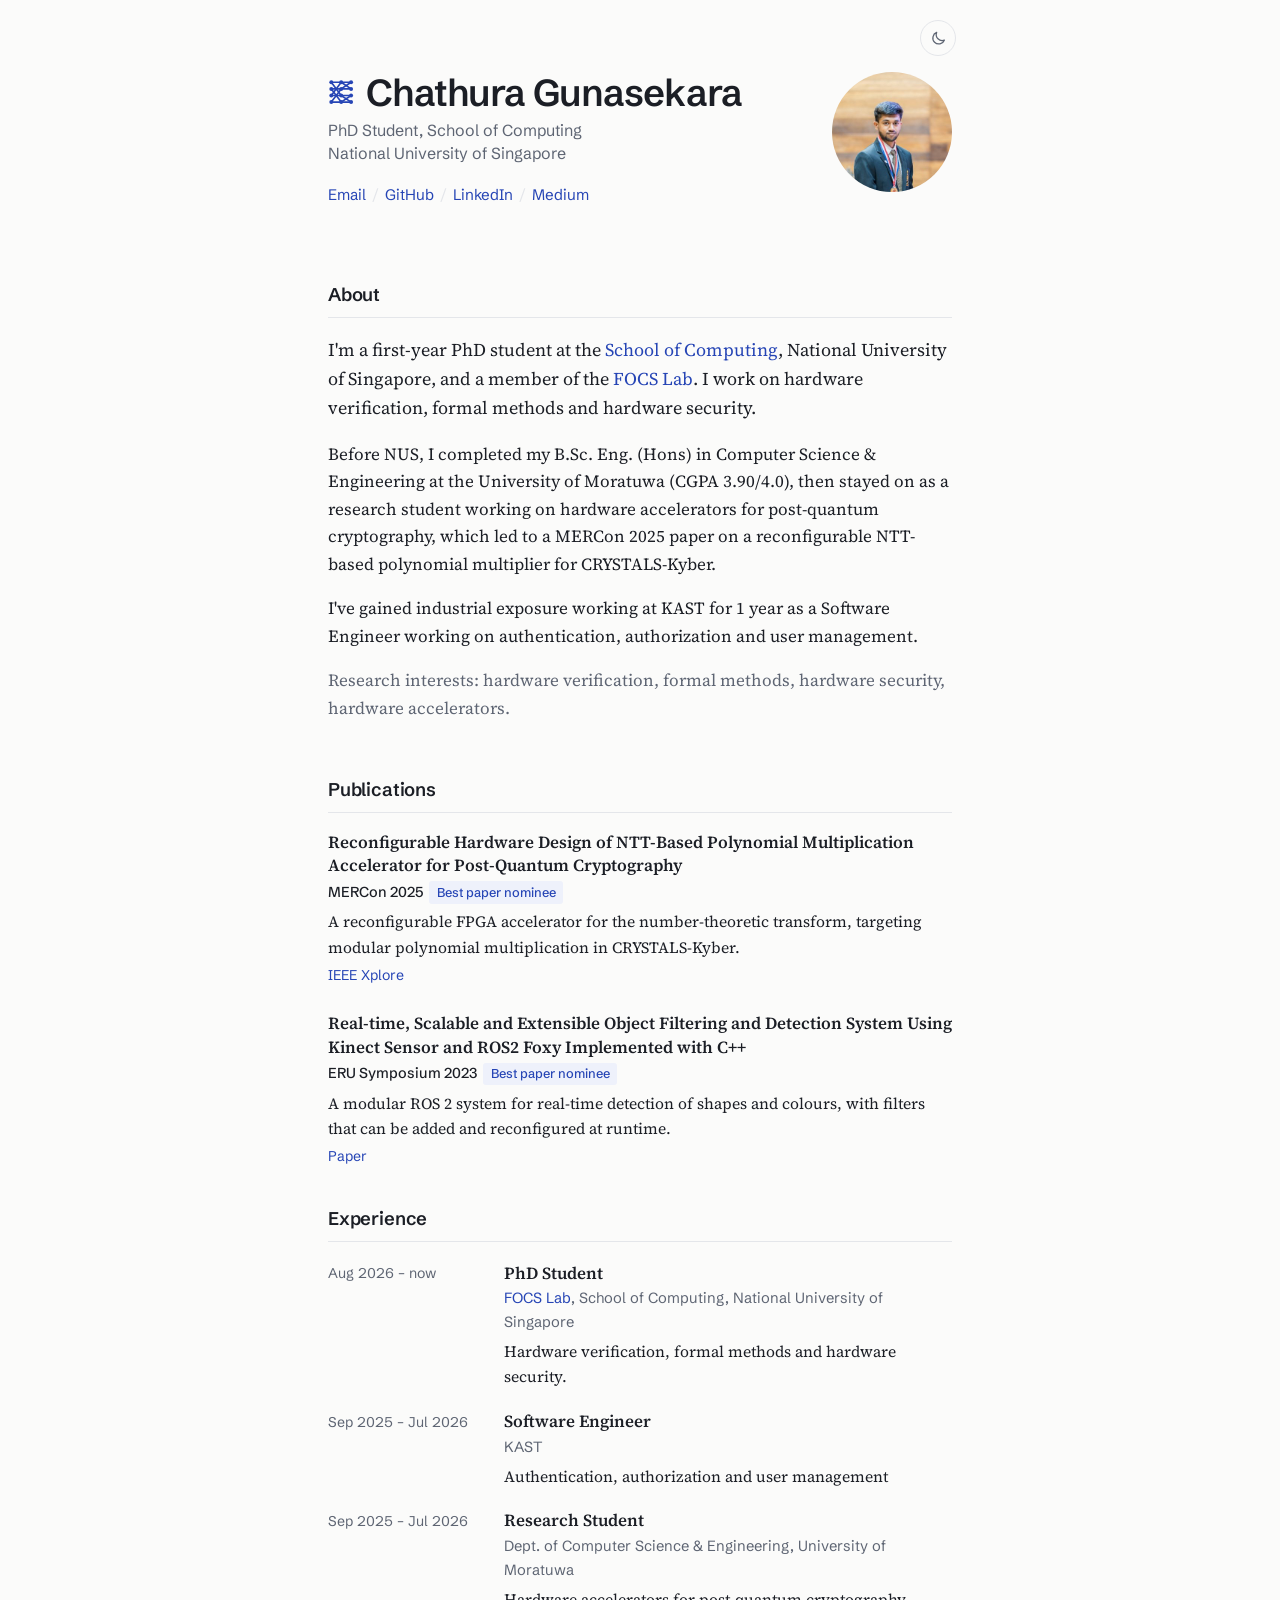
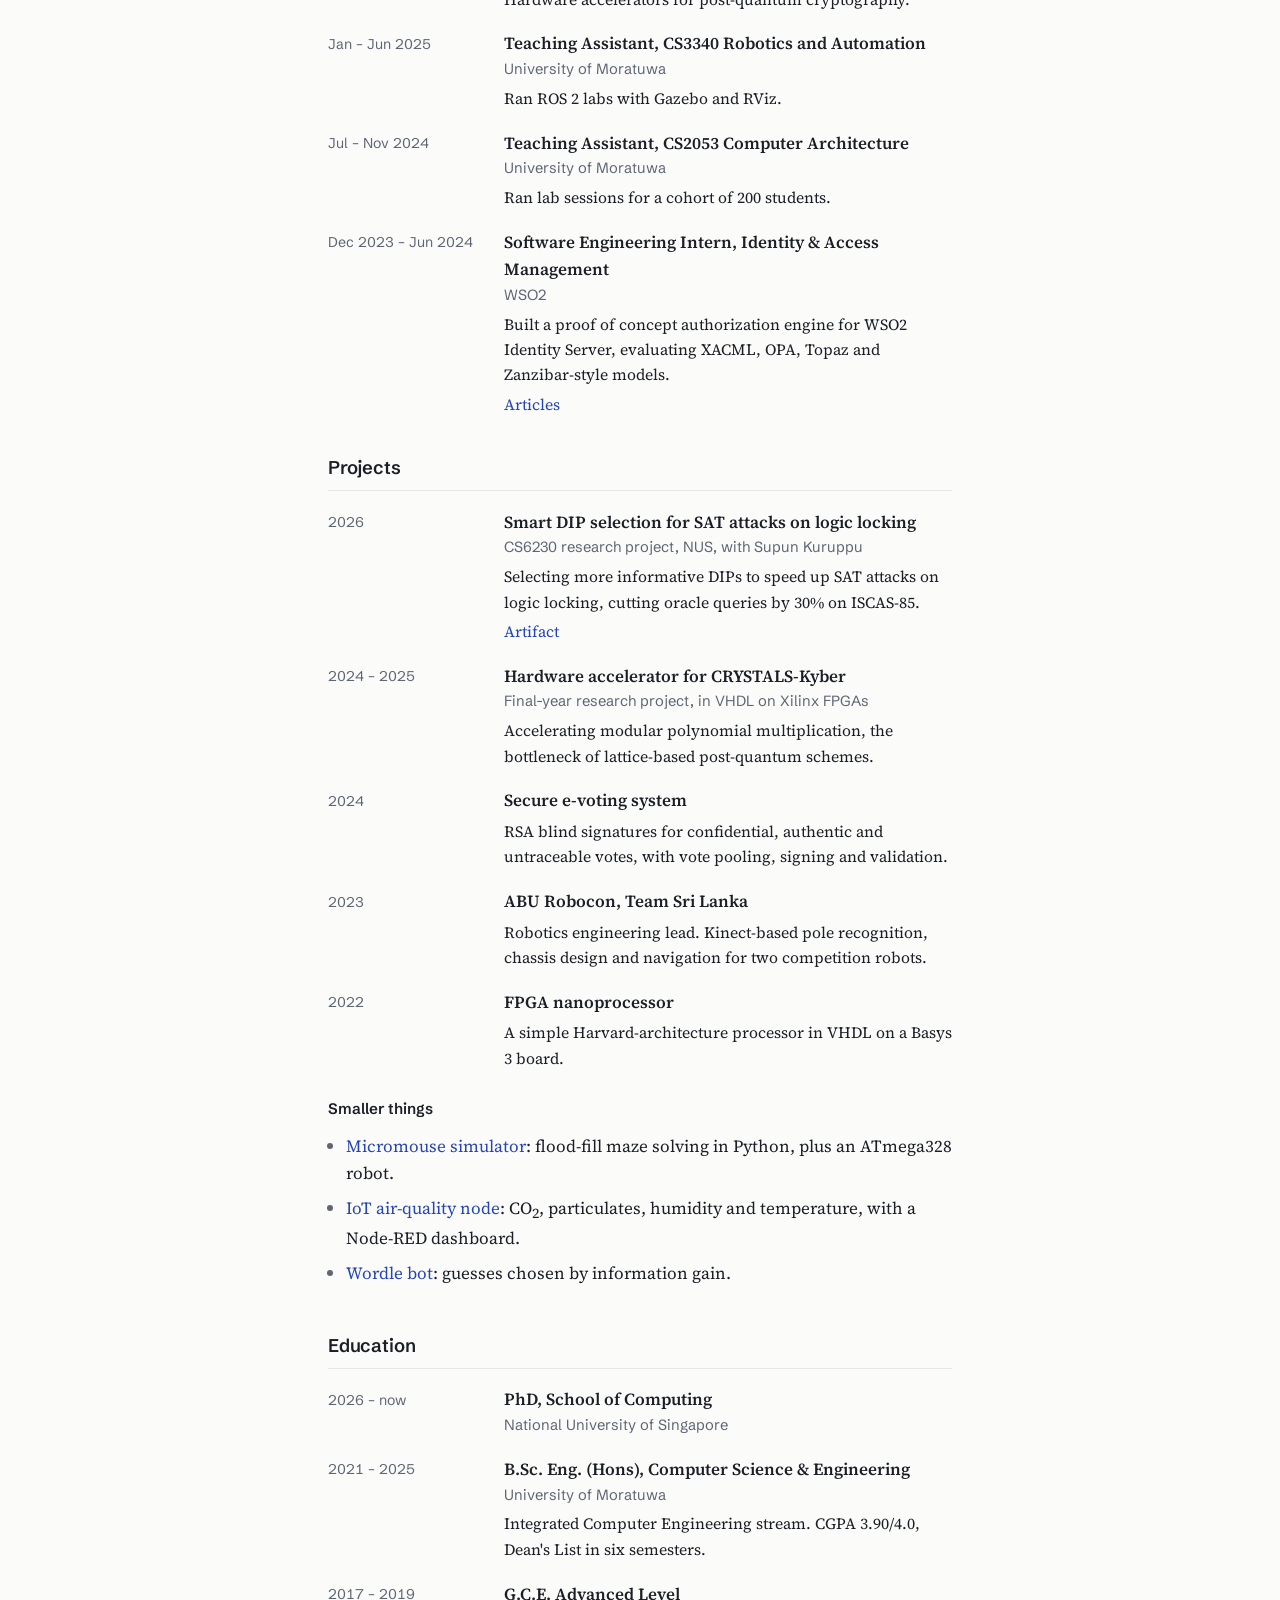
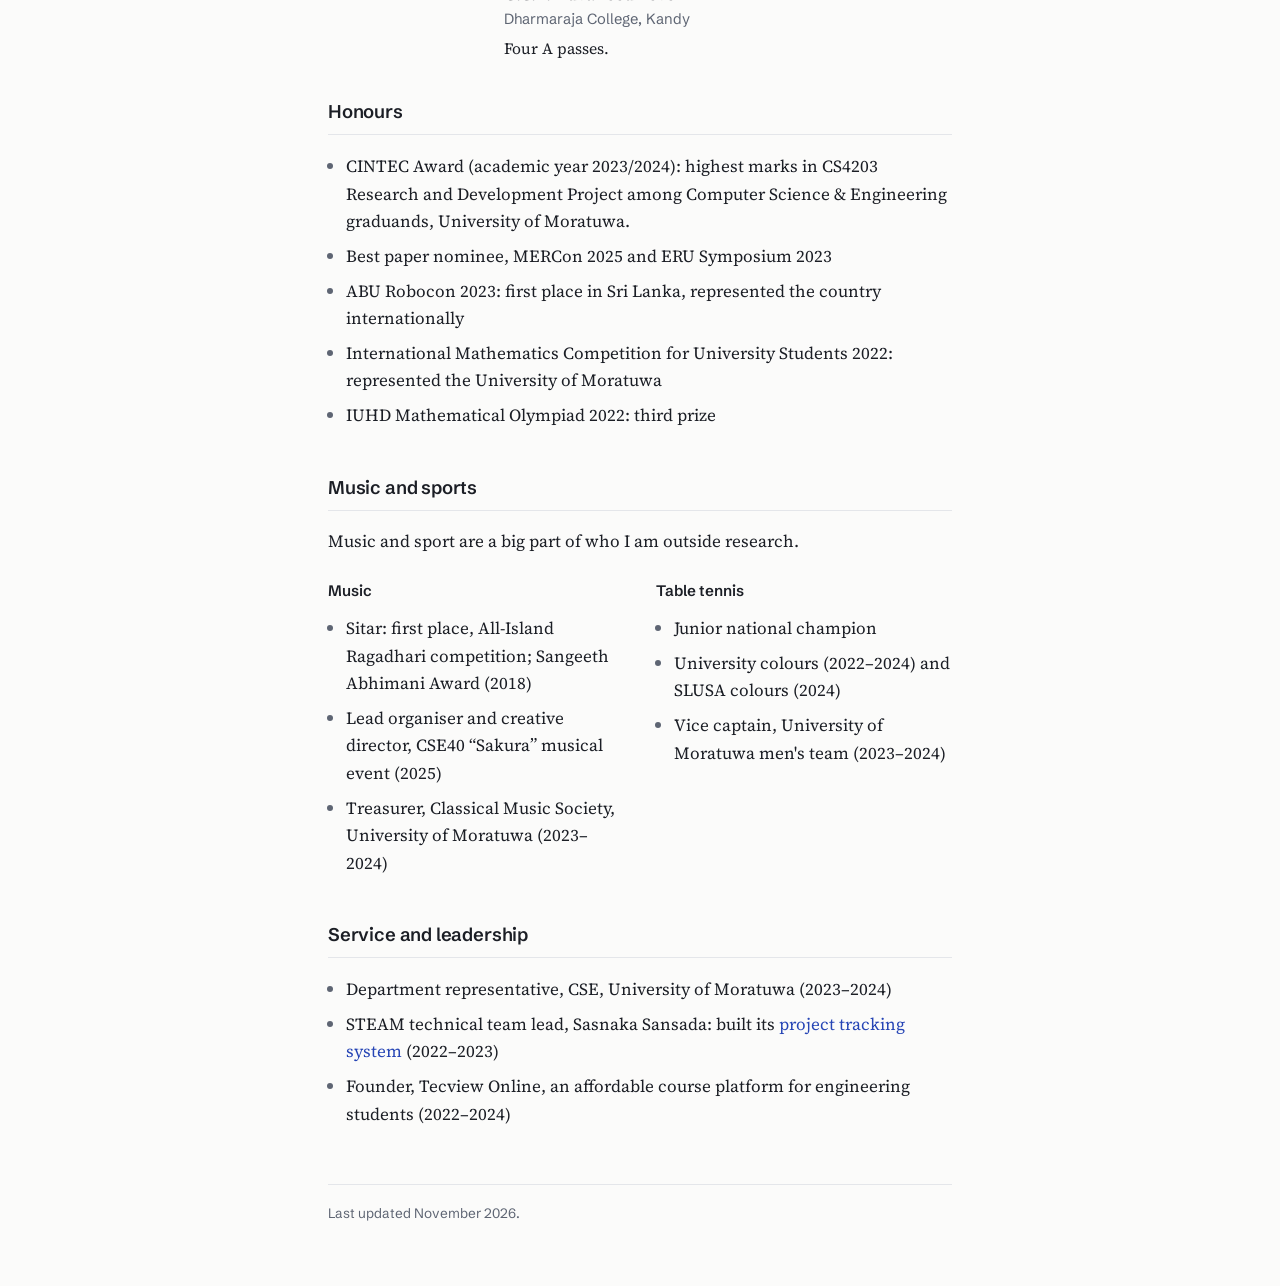
<file: index.html>
<!doctype html>
<html lang="en">
<head>
  <meta charset="utf-8">
  <meta name="viewport" content="width=device-width, initial-scale=1">
  <title>Chathura Gunasekara</title>
  <meta name="description" content="Chathura Gunasekara: PhD student at the National University of Singapore (FOCS Lab) working on hardware verification, formal methods and hardware security.">
  <meta name="author" content="Chathura Gunasekara">

  <!-- Social previews (update og:url once your Vercel domain is set) -->
  <meta property="og:type" content="profile">
  <meta property="og:title" content="Chathura Gunasekara">
  <meta property="og:description" content="Hardware verification, formal methods and hardware security. PhD student, National University of Singapore.">
  <meta property="og:image" content="/assets/profile.jpg">
  <meta property="og:url" content="https://your-domain.vercel.app/">
  <meta name="twitter:card" content="summary">

  <script>
    /* Set the theme before first paint: saved choice, else system setting */
    (function () {
      var t;
      try { t = localStorage.getItem("theme"); } catch (e) {}
      if (t !== "light" && t !== "dark") {
        t = window.matchMedia("(prefers-color-scheme: dark)").matches ? "dark" : "light";
      }
      document.documentElement.setAttribute("data-theme", t);
    })();
  </script>
  <link rel="icon" href="/assets/favicon.svg" type="image/svg+xml">
  <link rel="preload" href="/assets/fonts/source-serif-4.woff2" as="font" type="font/woff2" crossorigin>
  <link rel="stylesheet" href="/styles.css">

  <script type="application/ld+json">
  {
    "@context": "https://schema.org",
    "@type": "Person",
    "name": "Chathura Gunasekara",
    "jobTitle": "PhD Student",
    "affiliation": { "@type": "CollegeOrUniversity", "name": "National University of Singapore" },
    "email": "mailto:chathuranus@gmail.com",
    "sameAs": [
      "https://github.com/chathuranus",
      "https://www.linkedin.com/in/chathura-gunasekara/",
      "https://medium.com/@chathuragunasekera"
    ]
  }
  </script>
</head>
<body>
<main class="wrap">
  <button class="theme-toggle" id="theme-toggle" type="button" aria-label="Switch to dark mode" title="Switch to dark mode">
    <svg class="icon-moon" viewBox="0 0 24 24" fill="none" stroke="currentColor" stroke-width="1.8" stroke-linecap="round" stroke-linejoin="round" aria-hidden="true"><path d="M20.5 14.5A8.5 8.5 0 0 1 9.5 3.5a8.5 8.5 0 1 0 11 11z"/></svg>
    <svg class="icon-sun" viewBox="0 0 24 24" fill="none" stroke="currentColor" stroke-width="1.8" stroke-linecap="round" aria-hidden="true"><circle cx="12" cy="12" r="4.2"/><path d="M12 2.5v2.2M12 19.3v2.2M2.5 12h2.2M19.3 12h2.2M5.3 5.3l1.6 1.6M17.1 17.1l1.6 1.6M5.3 18.7l1.6-1.6M17.1 6.9l1.6-1.6"/></svg>
  </button>

  <!-- ===================== Header ===================== -->
  <header class="masthead">
    <div>
      <h1 class="name">
        <svg class="mark" viewBox="0 0 24 24" fill="none" stroke="currentColor" stroke-width="1.5" stroke-linecap="round" aria-hidden="true">
          <path d="M3 3H21M3 9H21M3 15H21M3 21H21"/>
          <path d="M3 3L12 15M3 15L12 3M3 9L12 21M3 21L12 9"/>
          <path d="M12 3L21 9M12 9L21 3M12 15L21 21M12 21L21 15"/>
          <g fill="currentColor" stroke="none">
            <circle cx="3" cy="3" r="1.8"/><circle cx="3" cy="9" r="1.8"/><circle cx="3" cy="15" r="1.8"/><circle cx="3" cy="21" r="1.8"/>
            <circle cx="12" cy="3" r="1.8"/><circle cx="12" cy="9" r="1.8"/><circle cx="12" cy="15" r="1.8"/><circle cx="12" cy="21" r="1.8"/>
            <circle cx="21" cy="3" r="1.8"/><circle cx="21" cy="9" r="1.8"/><circle cx="21" cy="15" r="1.8"/><circle cx="21" cy="21" r="1.8"/>
          </g>
        </svg>
        Chathura Gunasekara
      </h1>
      <p class="role">PhD Student, School of Computing<br>National University of Singapore</p>
      <p class="links">
        <a href="mailto:chathuranus@gmail.com">Email</a><span class="sep">/</span><a href="https://github.com/chathuranus">GitHub</a><span class="sep">/</span><a href="https://www.linkedin.com/in/chathura-gunasekara/">LinkedIn</a><span class="sep">/</span><a href="https://medium.com/@chathuragunasekera">Medium</a>
        <!-- Add when available:  <span class="sep">/</span><a href="https://scholar.google.com/citations?user=XXXX">Scholar</a>  -->
      </p>
    </div>
    <img class="portrait" src="/assets/profile.jpg" alt="Portrait of Chathura Gunasekara" width="160" height="160">
  </header>

  <!-- ===================== About ===================== -->
  <section id="about" aria-labelledby="about-h">
    <h2 id="about-h">About</h2>
    <p class="lede">I'm a first-year PhD student at the <a href="https://www.comp.nus.edu.sg/">School of Computing</a>, National University of Singapore, and a member of the <a href="https://focs-lab.comp.nus.edu.sg/">FOCS Lab</a>. I work on hardware verification, formal methods and hardware security.</p>
    <p>Before NUS, I completed my B.Sc. Eng. (Hons) in Computer Science &amp; Engineering at the University of Moratuwa (CGPA 3.90/4.0), then stayed on as a research student working on hardware accelerators for post-quantum cryptography, which led to a MERCon 2025 paper on a reconfigurable NTT-based polynomial multiplier for CRYSTALS-Kyber.</p>
    <p>I've gained industrial exposure working at KAST for 1 year as a Software Engineer working on authentication, authorization and user management.</p>
    <p class="muted">Research interests: hardware verification, formal methods, hardware security, hardware accelerators.</p>
  </section>

  <!-- ===================== Publications ===================== -->
  <section id="publications" aria-labelledby="pubs-h">
    <h2 id="pubs-h">Publications</h2>
    <ol class="pubs" reversed>
      <li class="pub">
        <span class="pub-title"><a href="https://ieeexplore.ieee.org/document/11217056">Reconfigurable Hardware Design of NTT-Based Polynomial Multiplication Accelerator for Post-Quantum Cryptography</a></span>
        <div class="pub-meta"><span class="venue">MERCon 2025</span><span class="tag">Best paper nominee</span></div>
        <p class="pub-desc">A reconfigurable FPGA accelerator for the number-theoretic transform, targeting modular polynomial multiplication in CRYSTALS-Kyber.</p>
        <div class="pub-links"><a href="https://ieeexplore.ieee.org/document/11217056">IEEE Xplore</a></div>
      </li>
      <li class="pub">
        <span class="pub-title"><a href="https://dl.lib.uom.lk/items/66637405-8cd2-4b41-bf23-5c54511abda5">Real-time, Scalable and Extensible Object Filtering and Detection System Using Kinect Sensor and ROS2 Foxy Implemented with C++</a></span>
        <div class="pub-meta"><span class="venue">ERU Symposium 2023</span><span class="tag">Best paper nominee</span></div>
        <p class="pub-desc">A modular ROS 2 system for real-time detection of shapes and colours, with filters that can be added and reconfigured at runtime.</p>
        <div class="pub-links"><a href="https://dl.lib.uom.lk/items/66637405-8cd2-4b41-bf23-5c54511abda5">Paper</a></div>
      </li>
    </ol>
  </section>

  <!-- ===================== Experience ===================== -->
  <section id="experience" aria-labelledby="exp-h">
    <h2 id="exp-h">Experience</h2>
    <ul class="entries">
      <li class="entry">
        <span class="when">Aug 2026 – now</span>
        <div class="what">
          <strong>PhD Student</strong>
          <span class="where"><a href="https://focs-lab.comp.nus.edu.sg/">FOCS Lab</a>, School of Computing, National University of Singapore</span>
          <p>Hardware verification, formal methods and hardware security.</p>
        </div>
      </li>
      <li class="entry">
        <span class="when">Sep 2025 – Jul 2026</span>
        <div class="what">
          <strong>Software Engineer</strong>
          <span class="where">KAST</span>
          <p>Authentication, authorization and user management</p>
        </div>
      </li>
      <li class="entry">
        <span class="when">Sep 2025 – Jul 2026</span>
        <div class="what">
          <strong>Research Student</strong>
          <span class="where">Dept. of Computer Science &amp; Engineering, University of Moratuwa</span>
          <p>Hardware accelerators for post-quantum cryptography.</p>
        </div>
      </li>
      <li class="entry">
        <span class="when">Jan – Jun 2025</span>
        <div class="what">
          <strong>Teaching Assistant, CS3340 Robotics and Automation</strong>
          <span class="where">University of Moratuwa</span>
          <p>Ran ROS 2 labs with Gazebo and RViz.</p>
        </div>
      </li>
      <li class="entry">
        <span class="when">Jul – Nov 2024</span>
        <div class="what">
          <strong>Teaching Assistant, CS2053 Computer Architecture</strong>
          <span class="where">University of Moratuwa</span>
          <p>Ran lab sessions for a cohort of 200 students.</p>
        </div>
      </li>
      <li class="entry">
        <span class="when">Dec 2023 – Jun 2024</span>
        <div class="what">
          <strong>Software Engineering Intern, Identity &amp; Access Management</strong>
          <span class="where">WSO2</span>
          <p>Built a proof of concept authorization engine for WSO2 Identity Server, evaluating XACML, OPA, Topaz and Zanzibar-style models.</p>
          <p><a href="https://medium.com/@chathuragunasekera">Articles</a></p>
        </div>
      </li>
    </ul>
  </section>

  <!-- ===================== Projects ===================== -->
  <section id="projects" aria-labelledby="proj-h">
    <h2 id="proj-h">Projects</h2>
    <ul class="entries">
      <li class="entry">
        <span class="when">2026</span>
        <div class="what">
          <strong>Smart DIP selection for SAT attacks on logic locking</strong>
          <span class="where">CS6230 research project, NUS, with Supun Kuruppu</span>
          <p>Selecting more informative DIPs to speed up SAT attacks on logic locking, cutting oracle queries by 30% on ISCAS-85.</p>
          <p><a href="https://github.com/chathuranus/dip-attack-optimization">Artifact</a></p>
        </div>
      </li>
      <li class="entry">
        <span class="when">2024 – 2025</span>
        <div class="what">
          <strong>Hardware accelerator for CRYSTALS-Kyber</strong>
          <span class="where">Final-year research project, in VHDL on Xilinx FPGAs</span>
          <p>Accelerating modular polynomial multiplication, the bottleneck of lattice-based post-quantum schemes.</p>
        </div>
      </li>
      <li class="entry">
        <span class="when">2024</span>
        <div class="what">
          <strong>Secure e-voting system</strong>
          <p>RSA blind signatures for confidential, authentic and untraceable votes, with vote pooling, signing and validation.</p>
        </div>
      </li>
      <li class="entry">
        <span class="when">2023</span>
        <div class="what">
          <strong>ABU Robocon, Team Sri Lanka</strong>
          <p>Robotics engineering lead. Kinect-based pole recognition, chassis design and navigation for two competition robots.</p>
        </div>
      </li>
      <li class="entry">
        <span class="when">2022</span>
        <div class="what">
          <strong>FPGA nanoprocessor</strong>
          <p>A simple Harvard-architecture processor in VHDL on a Basys 3 board.</p>
        </div>
      </li>
    </ul>

    <p class="subhead">Smaller things</p>
    <ul class="plain">
      <li><a href="https://pro-gune.github.io/Micromouse/">Micromouse simulator</a>: flood-fill maze solving in Python, plus an ATmega328 robot.</li>
      <li><a href="https://pro-gune.github.io/IOT_Air_Quality/">IoT air-quality node</a>: CO<sub>2</sub>, particulates, humidity and temperature, with a Node-RED dashboard.</li>
      <li><a href="https://pro-gune.github.io/WordleBot/">Wordle bot</a>: guesses chosen by information gain.</li>
    </ul>
  </section>

  <!-- ===================== Education ===================== -->
  <section id="education" aria-labelledby="edu-h">
    <h2 id="edu-h">Education</h2>
    <ul class="entries">
      <li class="entry">
        <span class="when">2026 – now</span>
        <div class="what">
          <strong>PhD, School of Computing</strong>
          <span class="where">National University of Singapore</span>
        </div>
      </li>
      <li class="entry">
        <span class="when">2021 – 2025</span>
        <div class="what">
          <strong>B.Sc. Eng. (Hons), Computer Science &amp; Engineering</strong>
          <span class="where">University of Moratuwa</span>
          <p>Integrated Computer Engineering stream. CGPA 3.90/4.0, Dean's List in six semesters.</p>
        </div>
      </li>
      <li class="entry">
        <span class="when">2017 – 2019</span>
        <div class="what">
          <strong>G.C.E. Advanced Level</strong>
          <span class="where">Dharmaraja College, Kandy</span>
          <p>Four A passes.</p>
        </div>
      </li>
    </ul>
  </section>

  <!-- ===================== Honours ===================== -->
  <section id="honours" aria-labelledby="hon-h">
    <h2 id="hon-h">Honours</h2>
    <ul class="plain">
      <li>CINTEC Award (academic year 2023/2024): highest marks in CS4203 Research and Development Project among Computer Science &amp; Engineering graduands, University of Moratuwa.</li>
      <li>Best paper nominee, MERCon 2025 and ERU Symposium 2023</li>
      <li>ABU Robocon 2023: first place in Sri Lanka, represented the country internationally</li>
      <li>International Mathematics Competition for University Students 2022: represented the University of Moratuwa</li>
      <li>IUHD Mathematical Olympiad 2022: third prize</li>
    </ul>
  </section>

  <!-- ===================== Music and sports ===================== -->
  <section id="music-sports" aria-labelledby="ms-h">
    <h2 id="ms-h">Music and sports</h2>
    <p>Music and sport are a big part of who I am outside research.</p>
    <div class="split">
      <div>
        <p class="subhead">Music</p>
        <ul class="plain">
          <li>Sitar: first place, All-Island Ragadhari competition; Sangeeth Abhimani Award (2018)</li>
          <li>Lead organiser and creative director, CSE40 “Sakura” musical event (2025)</li>
          <li>Treasurer, Classical Music Society, University of Moratuwa (2023–2024)</li>
        </ul>
      </div>
      <div>
        <p class="subhead">Table tennis</p>
        <ul class="plain">
          <li>Junior national champion</li>
          <li>University colours (2022–2024) and SLUSA colours (2024)</li>
          <li>Vice captain, University of Moratuwa men's team (2023–2024)</li>
        </ul>
      </div>
    </div>
  </section>

  <!-- ===================== Service ===================== -->
  <section id="service" aria-labelledby="svc-h">
    <h2 id="svc-h">Service and leadership</h2>
    <ul class="plain">
      <li>Department representative, CSE, University of Moratuwa (2023–2024)</li>
      <li>STEAM technical team lead, Sasnaka Sansada: built its <a href="https://projects.sasnaka.org/">project tracking system</a> (2022–2023)</li>
      <li>Founder, Tecview Online, an affordable course platform for engineering students (2022–2024)</li>
    </ul>
  </section>

  <footer>
    <p>Last updated November 2026.</p>
  </footer>
</main>
<script>
  (function () {
    var root = document.documentElement;
    var btn = document.getElementById("theme-toggle");
    var media = window.matchMedia("(prefers-color-scheme: dark)");

    function label() {
      var next = root.getAttribute("data-theme") === "dark" ? "light" : "dark";
      btn.setAttribute("aria-label", "Switch to " + next + " mode");
      btn.title = "Switch to " + next + " mode";
    }
    function apply(t, animate) {
      if (animate) {
        root.classList.add("theme-anim");
        setTimeout(function () { root.classList.remove("theme-anim"); }, 300);
      }
      root.setAttribute("data-theme", t);
      label();
    }

    btn.addEventListener("click", function () {
      var t = root.getAttribute("data-theme") === "dark" ? "light" : "dark";
      try { localStorage.setItem("theme", t); } catch (e) {}
      apply(t, true);
    });

    /* Follow system changes until the visitor picks a theme */
    media.addEventListener("change", function (e) {
      var saved = null;
      try { saved = localStorage.getItem("theme"); } catch (err) {}
      if (!saved) apply(e.matches ? "dark" : "light", true);
    });

    label();
  })();
</script>
</body>
</html>
</file>
<file: styles.css>
/* ---------- Fonts (self-hosted, SIL OFL; see assets/fonts) ---------- */
@font-face {
  font-family: "Source Serif 4";
  src: url("/assets/fonts/source-serif-4.woff2") format("woff2-variations"), url("/assets/fonts/source-serif-4.woff2") format("woff2");
  font-weight: 200 900;
  font-style: normal;
  font-display: swap;
}
@font-face {
  font-family: "Schibsted Grotesk";
  src: url("/assets/fonts/schibsted-grotesk.woff2") format("woff2-variations"), url("/assets/fonts/schibsted-grotesk.woff2") format("woff2");
  font-weight: 400 900;
  font-style: normal;
  font-display: swap;
}

/* ---------- Tokens ---------- */
:root {
  --paper: #fbfbfa;
  --ink: #1b1e25;
  --muted: #5e6573;
  --rule: #e4e6ea;
  --link: #2645b5;
  --link-hover: #142c86;
  --tag-bg: #eef1fb;

  --serif: "Source Serif 4", Georgia, "Times New Roman", serif;
  --sans: "Schibsted Grotesk", system-ui, -apple-system, "Segoe UI", sans-serif;

  --measure: 42rem;
  --date-col: 9.75rem;
  color-scheme: light;
}

/* Dark theme: chosen via the toggle (data-theme), or the system setting when JS is off */
:root[data-theme="dark"] {
  --paper: #15171c;
  --ink: #e4e6eb;
  --muted: #9aa1ae;
  --rule: #2a2e37;
  --link: #93a8ff;
  --link-hover: #c3cfff;
  --tag-bg: #1f2534;
  color-scheme: dark;
}
@media (prefers-color-scheme: dark) {
  :root:not([data-theme]) {
    --paper: #15171c;
    --ink: #e4e6eb;
    --muted: #9aa1ae;
    --rule: #2a2e37;
    --link: #93a8ff;
    --link-hover: #c3cfff;
    --tag-bg: #1f2534;
    color-scheme: dark;
  }
}

/* ---------- Base ---------- */
*, *::before, *::after { box-sizing: border-box; }

html { -webkit-text-size-adjust: 100%; }

body {
  margin: 0;
  background: var(--paper);
  color: var(--ink);
  font-family: var(--serif);
  font-size: 1.0625rem;           /* 17px */
  line-height: 1.62;
  font-optical-sizing: auto;
  text-rendering: optimizeLegibility;
}

a {
  color: var(--link);
  text-decoration: none;
  text-underline-offset: 0.18em;
  text-decoration-thickness: 1px;
}
a:hover { color: var(--link-hover); text-decoration: underline; }
a:focus-visible {
  outline: 2px solid var(--link);
  outline-offset: 2px;
  border-radius: 2px;
}

p { margin: 0 0 1em; }

.wrap {
  position: relative;
  max-width: var(--measure);
  margin: 0 auto;
  padding: 4.5rem 1.5rem 3rem;
}

/* ---------- Header ---------- */
.masthead {
  display: grid;
  grid-template-columns: 1fr auto;
  gap: 1.5rem 2rem;
  align-items: start;
  padding-bottom: 2.25rem;
}

.name {
  display: flex;
  align-items: center;
  gap: 0.7rem;
  margin: 0 0 0.35rem;
  font-family: var(--sans);
  font-weight: 600;
  font-size: 2.35rem;
  line-height: 1.1;
  letter-spacing: -0.025em;
}

.mark {
  width: 1.65rem;
  height: 1.65rem;
  flex: none;
  color: var(--link);
}

.role {
  margin: 0 0 1.1rem;
  font-family: var(--sans);
  font-size: 1rem;
  line-height: 1.45;
  color: var(--muted);
}

.links {
  margin: 0;
  font-family: var(--sans);
  font-size: 0.95rem;
}
.links .sep { color: var(--rule); padding: 0 0.4em; }

.portrait {
  width: 7.5rem;
  height: 7.5rem;
  border-radius: 50%;
  object-fit: cover;
  display: block;
  background: var(--rule);
}

/* ---------- Theme toggle ---------- */
.theme-toggle {
  position: absolute;
  top: 1.25rem;
  right: 1.25rem;
  display: grid;
  place-items: center;
  width: 2.25rem;
  height: 2.25rem;
  padding: 0;
  border: 1px solid var(--rule);
  border-radius: 50%;
  background: transparent;
  color: var(--muted);
  cursor: pointer;
}
.theme-toggle:hover { color: var(--ink); border-color: var(--muted); }
.theme-toggle:focus-visible { outline: 2px solid var(--link); outline-offset: 2px; }
.theme-toggle svg { width: 1.05rem; height: 1.05rem; }
.icon-sun { display: none; }
:root[data-theme="dark"] .icon-sun { display: block; }
:root[data-theme="dark"] .icon-moon { display: none; }

/* Colour fade only when the visitor switches themes */
.theme-anim, .theme-anim * {
  transition: background-color .25s ease, color .25s ease, border-color .25s ease !important;
}
@media (prefers-reduced-motion: reduce) {
  .theme-anim, .theme-anim * { transition: none !important; }
}

/* ---------- Sections ---------- */
section { padding-top: 2.25rem; }

h2 {
  margin: 0 0 1.1rem;
  font-family: var(--sans);
  font-weight: 600;
  font-size: 1.15rem;
  letter-spacing: -0.01em;
  padding-bottom: 0.45rem;
  border-bottom: 1px solid var(--rule);
}

.lede { font-size: 1.125rem; }

.muted { color: var(--muted); }

/* ---------- Publications ---------- */
.pubs { list-style: none; margin: 0; padding: 0; }
.pub { margin: 0 0 1.6rem; }
.pub:last-child { margin-bottom: 0; }

.pub-title {
  font-weight: 600;
  line-height: 1.38;
  display: block;
  margin-bottom: 0.2rem;
}
.pub-title a { color: var(--ink); }
.pub-title a:hover { color: var(--link); }

.pub-meta {
  font-family: var(--sans);
  font-size: 0.9rem;
  color: var(--muted);
  margin-bottom: 0.3rem;
}
.venue { color: var(--ink); font-weight: 500; }

.tag {
  display: inline-block;
  margin-left: 0.4rem;
  padding: 0.05rem 0.45rem;
  border-radius: 3px;
  background: var(--tag-bg);
  color: var(--link);
  font-size: 0.8rem;
  font-weight: 500;
  white-space: nowrap;
}

.pub-desc { margin: 0 0 0.25rem; font-size: 0.98rem; }

.pub-links {
  font-family: var(--sans);
  font-size: 0.88rem;
}
.pub-links a + a::before {
  content: "/";
  color: var(--rule);
  padding: 0 0.45em;
}

/* ---------- Dated entries (experience, education, projects) ---------- */
.entries { list-style: none; margin: 0; padding: 0; }

.entry {
  display: grid;
  grid-template-columns: var(--date-col) 1fr;
  gap: 0 1.25rem;
  margin-bottom: 1.15rem;
}
.entry:last-child { margin-bottom: 0; }

.when {
  white-space: nowrap;
  font-family: var(--sans);
  font-size: 0.88rem;
  color: var(--muted);
  font-variant-numeric: tabular-nums;
  padding-top: 0.15rem;
}

.what { margin: 0; }
.what strong { font-weight: 600; }
.where {
  display: block;
  font-family: var(--sans);
  font-size: 0.92rem;
  color: var(--muted);
}
.what p { margin: 0.25rem 0 0; font-size: 0.98rem; }

/* ---------- Compact lists ---------- */
.plain { margin: 0; padding-left: 1.1rem; }
.plain li { margin-bottom: 0.45rem; }
.plain li::marker { color: var(--muted); }

.subhead {
  font-family: var(--sans);
  font-size: 0.95rem;
  font-weight: 600;
  margin: 1.6rem 0 0.7rem;
}

/* ---------- Two-column groups (music / sports) ---------- */
.split {
  display: grid;
  grid-template-columns: 1fr 1fr;
  gap: 0 2rem;
}
.split .subhead { margin-top: 0.4rem; }
@media (max-width: 600px) {
  .split { grid-template-columns: 1fr; }
  .split > div + div .subhead { margin-top: 1.4rem; }
}

/* ---------- Footer ---------- */
footer {
  margin-top: 3.5rem;
  padding-top: 1.1rem;
  border-top: 1px solid var(--rule);
  font-family: var(--sans);
  font-size: 0.85rem;
  color: var(--muted);
}

/* ---------- Small screens ---------- */
@media (max-width: 600px) {
  .wrap { padding-top: 2.5rem; }
  .masthead { grid-template-columns: 1fr; }
  .portrait { order: -1; width: 5.5rem; height: 5.5rem; }
  .name { font-size: 1.95rem; }
  .entry { grid-template-columns: 1fr; }
  .when { padding-top: 0; }
}

@media print {
  :root { --paper: #fff; --ink: #000; }
  .wrap { padding-top: 0; }
  a { color: inherit; }
}
</file>
